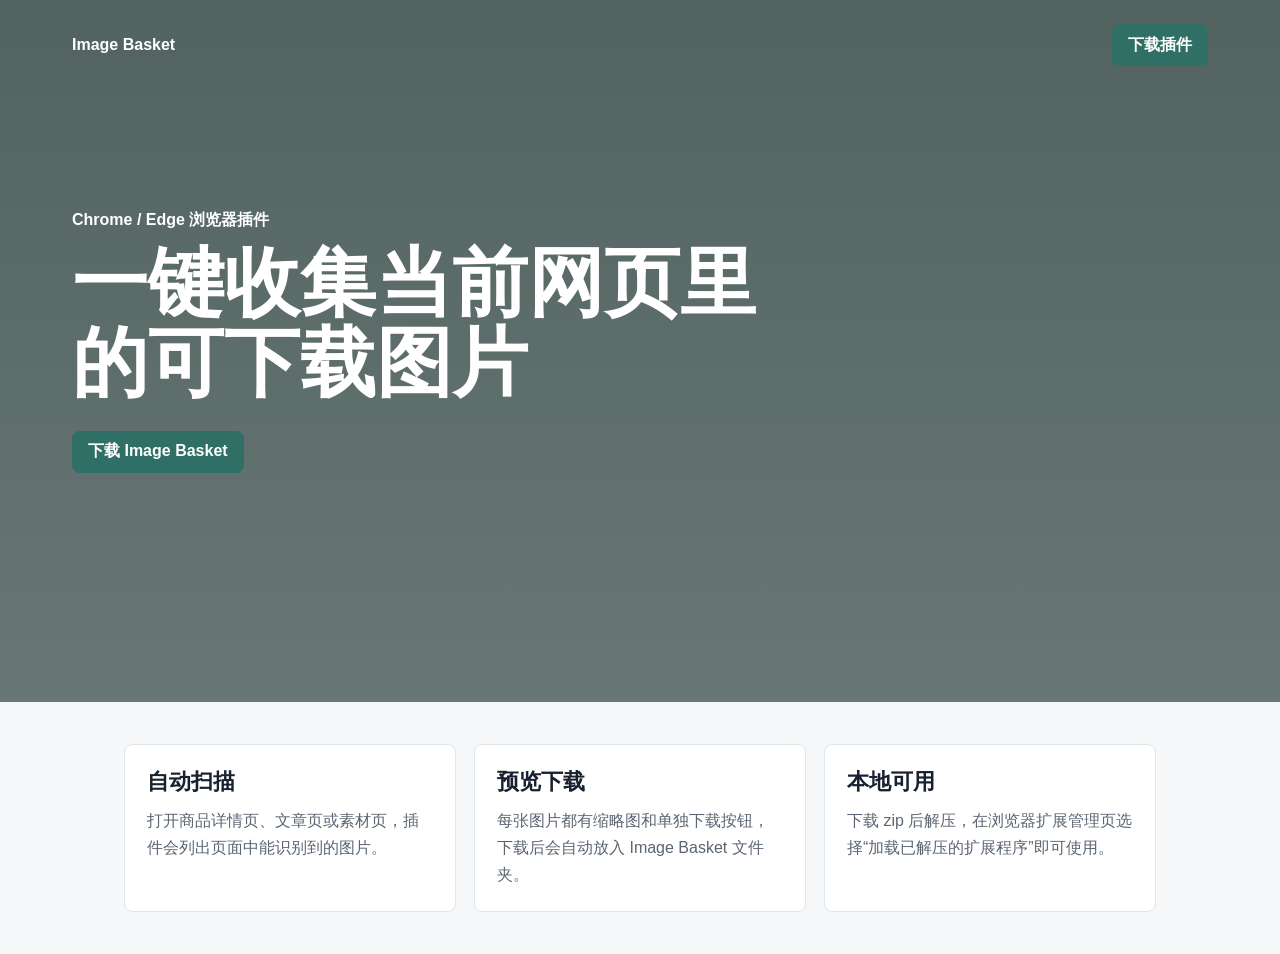
<file: site/index.html>
<!doctype html>
<html lang="zh-CN">
<head>
  <meta charset="utf-8">
  <meta name="viewport" content="width=device-width, initial-scale=1">
  <title>Image Basket 页面图片收集器</title>
  <link rel="stylesheet" href="style.css">
</head>
<body>
  <header class="hero">
    <nav>
      <strong>Image Basket</strong>
      <a href="downloads/image-basket-extension.zip" download>下载插件</a>
    </nav>
    <section>
      <p>Chrome / Edge 浏览器插件</p>
      <h1>一键收集当前网页里的可下载图片</h1>
      <a class="button" href="downloads/image-basket-extension.zip" download>下载 Image Basket</a>
    </section>
  </header>
  <main>
    <section class="features">
      <article>
        <h2>自动扫描</h2>
        <p>打开商品详情页、文章页或素材页，插件会列出页面中能识别到的图片。</p>
      </article>
      <article>
        <h2>预览下载</h2>
        <p>每张图片都有缩略图和单独下载按钮，下载后会自动放入 Image Basket 文件夹。</p>
      </article>
      <article>
        <h2>本地可用</h2>
        <p>下载 zip 后解压，在浏览器扩展管理页选择“加载已解压的扩展程序”即可使用。</p>
      </article>
    </section>
  </main>
</body>
</html>
</file>
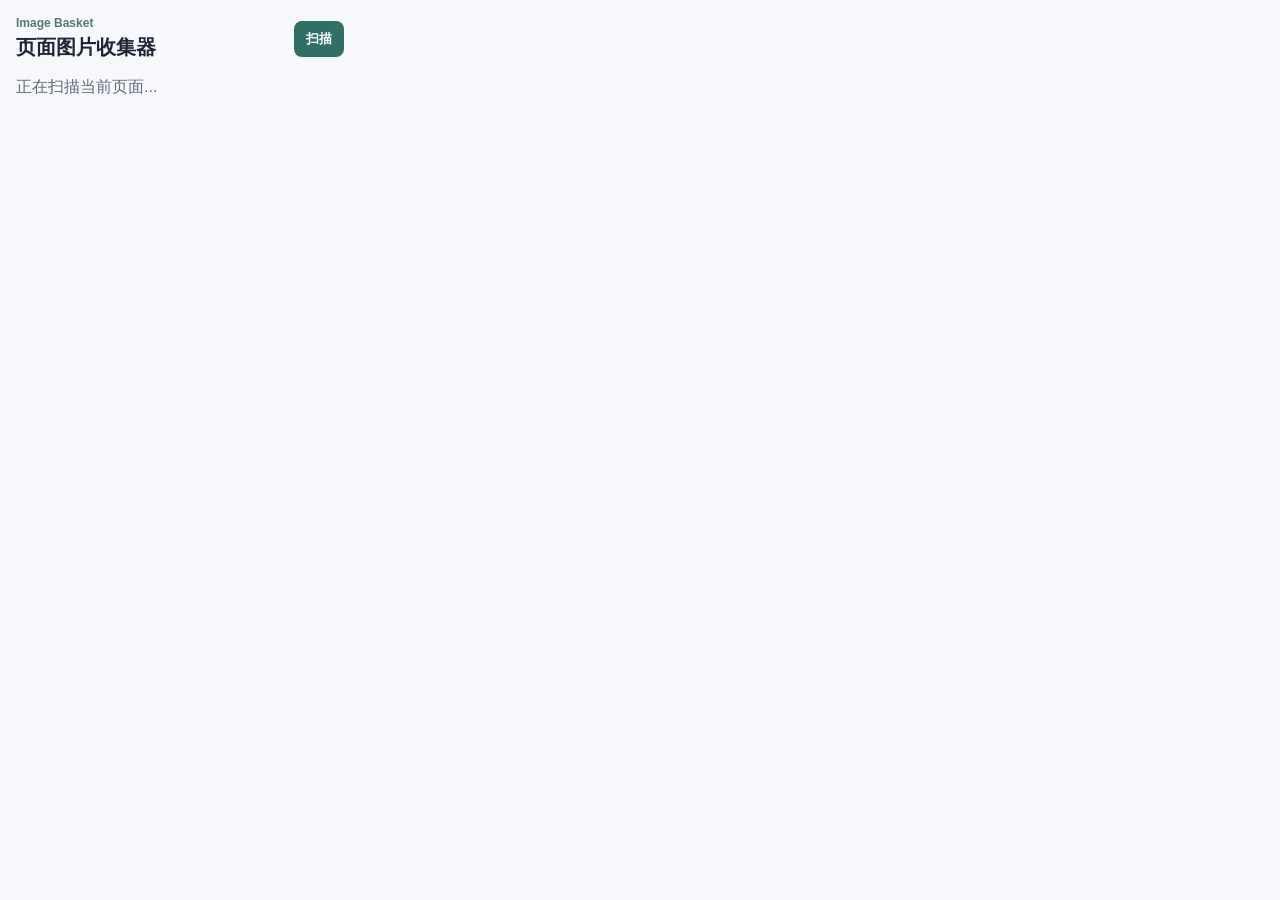
<file: plugin/popup.html>
<!doctype html>
<html lang="zh-CN">
<head>
  <meta charset="utf-8">
  <meta name="viewport" content="width=device-width, initial-scale=1">
  <title>Image Basket</title>
  <link rel="stylesheet" href="popup.css">
</head>
<body>
  <main>
    <header>
      <div>
        <p class="eyebrow">Image Basket</p>
        <h1>页面图片收集器</h1>
      </div>
      <button id="scan" title="重新扫描">扫描</button>
    </header>
    <p id="status">打开网页后点击扫描。</p>
    <section id="grid" aria-live="polite"></section>
  </main>
  <script src="popup.js"></script>
</body>
</html>
</file>
<file: site/style.css>
* {
  box-sizing: border-box;
}

body {
  margin: 0;
  font-family: "Microsoft YaHei", Arial, sans-serif;
  color: #17212f;
  background: #f5f7f8;
}

.hero {
  min-height: 78vh;
  padding: 24px min(6vw, 72px);
  color: white;
  background:
    linear-gradient(rgba(18, 41, 37, .72), rgba(18, 41, 37, .62)),
    url("https://images.unsplash.com/photo-1516321497487-e288fb19713f?auto=format&fit=crop&w=1600&q=80") center / cover;
}

nav {
  display: flex;
  align-items: center;
  justify-content: space-between;
}

nav a,
.button {
  display: inline-flex;
  align-items: center;
  min-height: 42px;
  border-radius: 8px;
  padding: 0 16px;
  color: white;
  background: #2f6f66;
  text-decoration: none;
  font-weight: 700;
}

.hero section {
  max-width: 720px;
  margin-top: 16vh;
}

.hero p {
  margin: 0 0 12px;
  font-weight: 700;
}

h1 {
  margin: 0 0 28px;
  font-size: clamp(40px, 6vw, 76px);
  line-height: 1.05;
}

.features {
  display: grid;
  grid-template-columns: repeat(auto-fit, minmax(220px, 1fr));
  gap: 18px;
  max-width: 1080px;
  margin: 0 auto;
  padding: 42px 24px;
}

article {
  min-height: 160px;
  padding: 22px;
  border: 1px solid #dfe5e8;
  border-radius: 8px;
  background: white;
}

h2 {
  margin: 0 0 10px;
  font-size: 22px;
}

article p {
  margin: 0;
  color: #5b6673;
  line-height: 1.7;
}
</file>
<file: plugin/popup.css>
* {
  box-sizing: border-box;
}

body {
  width: 360px;
  margin: 0;
  font-family: "Microsoft YaHei", Arial, sans-serif;
  color: #1d2433;
  background: #f7f8fb;
}

main {
  padding: 16px;
}

header {
  display: flex;
  align-items: center;
  justify-content: space-between;
  gap: 12px;
}

.eyebrow {
  margin: 0 0 4px;
  color: #52796f;
  font-size: 12px;
  font-weight: 700;
}

h1 {
  margin: 0;
  font-size: 20px;
}

button {
  border: 0;
  border-radius: 8px;
  background: #2f6f66;
  color: white;
  cursor: pointer;
  font-weight: 700;
  padding: 9px 12px;
}

button:hover {
  background: #255950;
}

#status {
  margin: 14px 0;
  color: #5f6b7a;
  line-height: 1.5;
}

#grid {
  display: grid;
  grid-template-columns: 1fr 1fr;
  gap: 10px;
  max-height: 420px;
  overflow: auto;
}

.item {
  background: white;
  border: 1px solid #e4e8ef;
  border-radius: 8px;
  overflow: hidden;
}

.thumb {
  width: 100%;
  aspect-ratio: 4 / 3;
  object-fit: cover;
  display: block;
  background: #e8edf3;
}

.meta {
  padding: 8px;
}

.meta p {
  margin: 0 0 7px;
  font-size: 12px;
  color: #687586;
  white-space: nowrap;
  overflow: hidden;
  text-overflow: ellipsis;
}

.meta button {
  width: 100%;
  padding: 8px;
  font-size: 12px;
}
</file>
